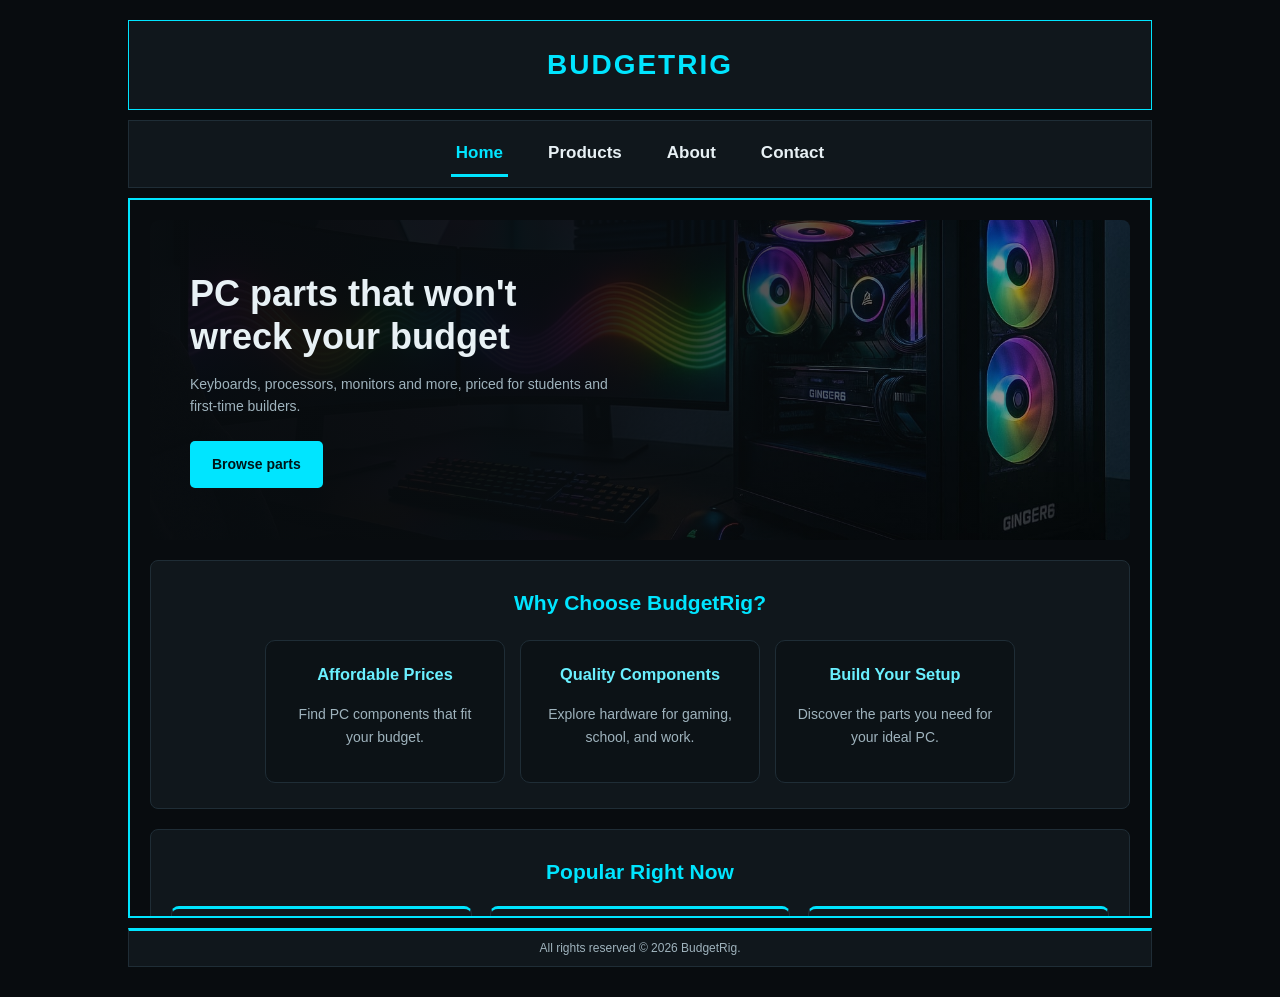
<file: index.html>
<!DOCTYPE html>
<html lang="en">
<head>
    <meta charset="UTF-8">
    <meta name="viewport" content="width=device-width, initial-scale=1.0">
    <title>BudgetRig</title>
    <link rel="stylesheet" href="styles.css">
</head>
<body class="site">

    <header class="header">
        <p>BUDGETRIG</p>
    </header>

    <nav id="nav">
        <a href="budgiitrig/home.html" target="main" class="active">Home</a>
        <a href="budgiitrig/products.html" target="main">Products</a>
        <a href="budgiitrig/about.html" target="main">About</a>
        <a href="budgiitrig/contact.html" target="main">Contact</a>
    </nav>

    <main class="main">
        <iframe src="budgiitrig/home.html" name="main" title="BudgetRig content"></iframe>
    </main>

    <footer class="footer">
        <p>All rights reserved &copy; 2026 BudgetRig.</p>
    </footer>

    <script>
        const frame = document.querySelector("iframe");
        const links = document.querySelectorAll("#nav a");
    
        frame.addEventListener("load", () => {
            const page = frame.contentWindow.location.pathname.split("/").pop();

            links.forEach(link => {
                link.classList.toggle("active", link.getAttribute("href").endsWith(page));
            });
        });
    </script>

</body>
</html>
</file>
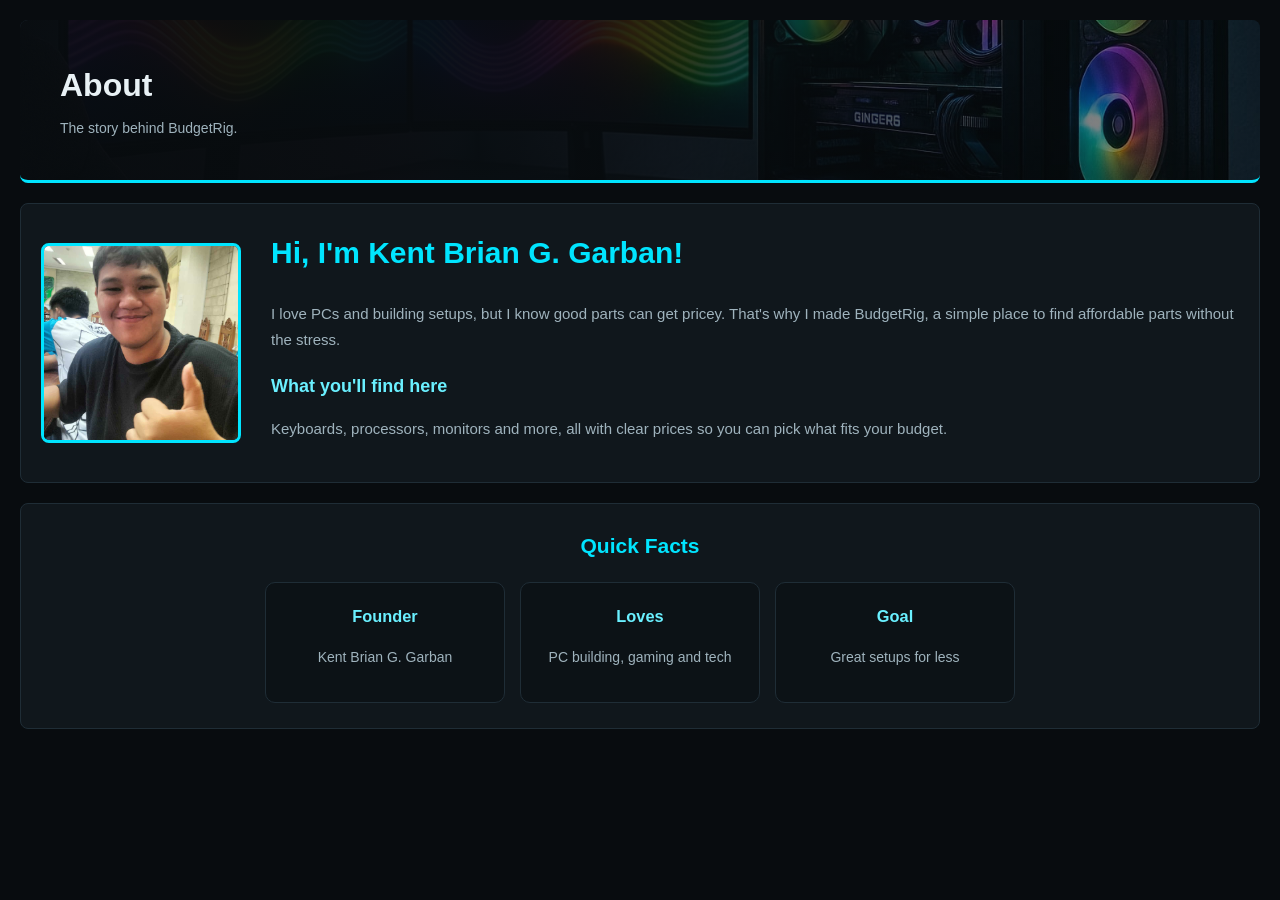
<file: budgiitrig/about.html>
<!DOCTYPE html>
<html lang="en">
<head>
    <meta charset="UTF-8">
    <meta name="viewport" content="width=device-width, initial-scale=1.0">
    <title>BudgetRig | About</title>
    <link rel="stylesheet" href="../styles.css">
</head>
<body class="page">

    <header class="banner">
        <h1>About</h1>
        <p>The story behind BudgetRig.</p>
    </header>

    <section class="box about">
        <img src="images/kent.jpg" alt="Kent Brian G. Garban" class="profile-picture">

        <div>
            <h2>Hi, I'm Kent Brian G. Garban!</h2>
            <p>
                I love PCs and building setups, but I know good parts can get
                pricey. That's why I made BudgetRig, a simple place to find
                affordable parts without the stress.
            </p>

            <h2>What you'll find here</h2>
            <p>
                Keyboards, processors, monitors and more, all with clear
                prices so you can pick what fits your budget.
            </p>
        </div>
    </section>

    <section class="box">
        <h2>Quick Facts</h2>
        <div class="info-container">
            <div class="info-box">
                <h3>Founder</h3>
                <p>Kent Brian G. Garban</p>
            </div>
            <div class="info-box">
                <h3>Loves</h3>
                <p>PC building, gaming and tech</p>
            </div>
            <div class="info-box">
                <h3>Goal</h3>
                <p>Great setups for less</p>
            </div>
        </div>
    </section>

</body>
</html>
</file>
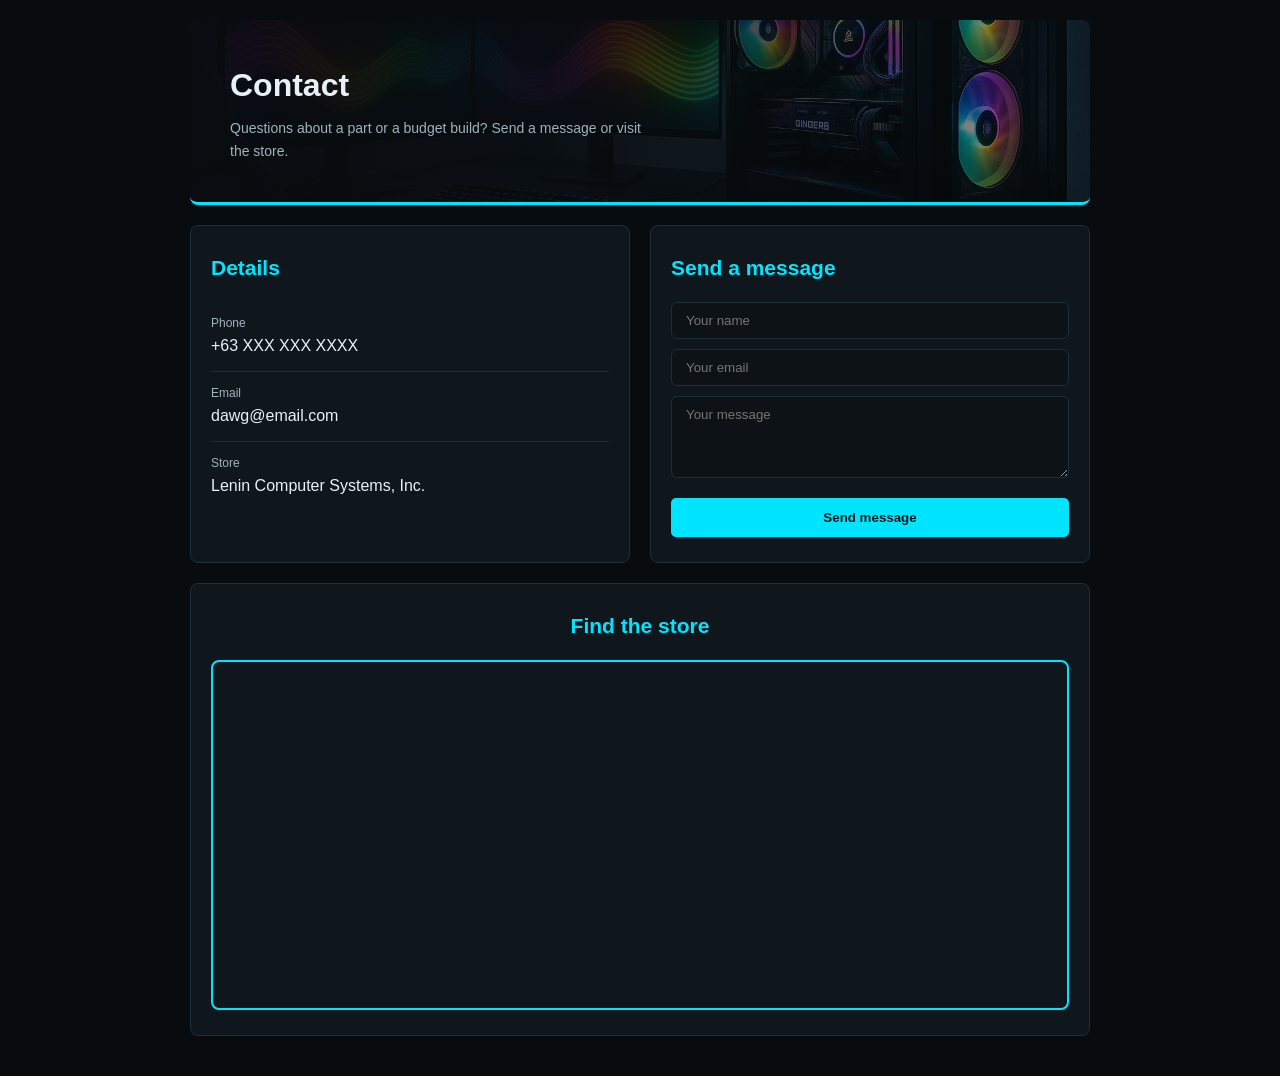
<file: budgiitrig/contact.html>
<!DOCTYPE html>
<html lang="en">
<head>
    <meta charset="UTF-8">
    <meta name="viewport" content="width=device-width, initial-scale=1.0">
    <title>BudgetRig | Contact</title>
    <link rel="stylesheet" href="../styles.css">
</head>
<body class="page">

    <div class="contact-page">

        <header class="banner">
            <h1>Contact</h1>
            <p>Questions about a part or a budget build? Send a message or visit the store.</p>
        </header>

        <div class="contact-grid">

            <section class="box">
                <h2>Details</h2>
                <ul class="contact-list">
                    <li><span>Phone</span>+63 XXX XXX XXXX</li>
                    <li><span>Email</span>dawg@email.com</li>
                    <li><span>Store</span>Lenin Computer Systems, Inc.</li>
                </ul>
            </section>

            <section class="box">
                <h2>Send a message</h2>
                <form class="contact-form" id="contact-form">
                    <input type="text" placeholder="Your name" required>
                    <input type="email" placeholder="Your email" required>
                    <textarea rows="4" placeholder="Your message" required></textarea>
                    <button class="btn" type="submit">Send message</button>
                </form>
            </section>

        </div>

        <section class="box">
            <h2>Find the store</h2>
            <div class="map-container">
                <iframe
                    src="https://maps.google.com/maps?q=Lenin%20Computer%20Systems%20Inc%20Zamboanga%20City&z=15&output=embed"
                    title="Computer store location"
                    loading="lazy"
                    allowfullscreen></iframe>
            </div>
        </section>

    </div>

    <script>
        document.getElementById("contact-form").addEventListener("submit", e => {
            e.preventDefault();
            e.target.innerHTML = "<p>Thanks! Your message was sent.</p>";
        });
    </script>

</body>
</html>
</file>
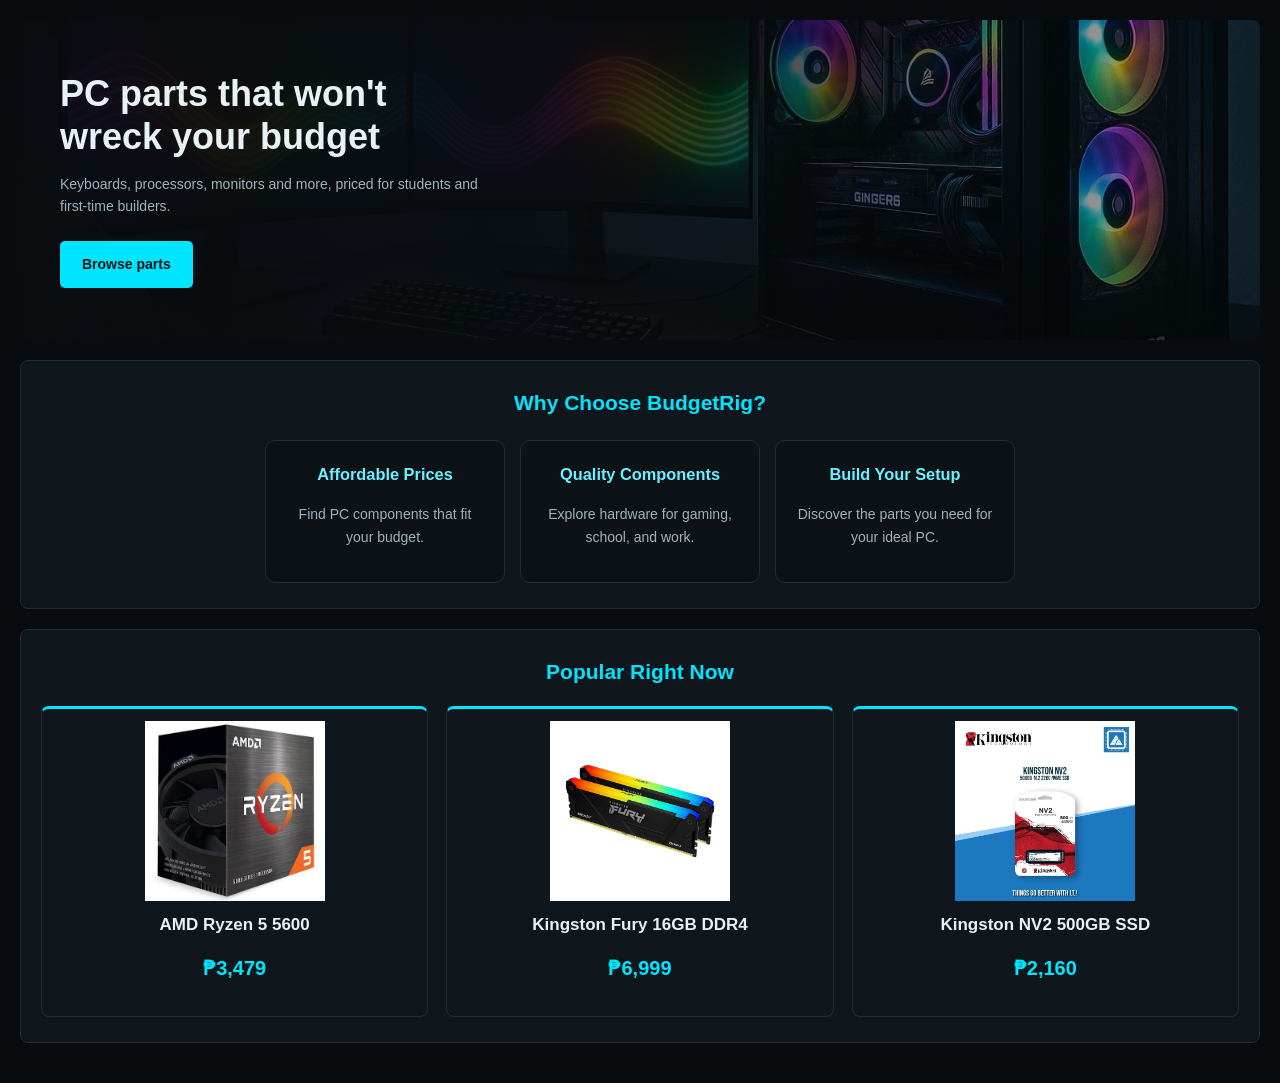
<file: budgiitrig/home.html>
<!DOCTYPE html>
<html lang="en">
<head>
    <meta charset="UTF-8">
    <meta name="viewport" content="width=device-width, initial-scale=1.0">
    <title>BudgetRig | Home</title>
    <link rel="stylesheet" href="../styles.css">
</head>
<body class="page">

    <section class="hero">
        <div>
            <h1>PC parts that won't wreck your budget</h1>
            <p>Keyboards, processors, monitors and more, priced for students and first-time builders.</p>
            <a href="products.html" class="btn">Browse parts</a>
        </div>
    </section>

    <section class="box">
        <h2>Why Choose BudgetRig?</h2>
        <div class="info-container">
            <div class="info-box">
                <h3>Affordable Prices</h3>
                <p>Find PC components that fit your budget.</p>
            </div>
            <div class="info-box">
                <h3>Quality Components</h3>
                <p>Explore hardware for gaming, school, and work.</p>
            </div>
            <div class="info-box">
                <h3>Build Your Setup</h3>
                <p>Discover the parts you need for your ideal PC.</p>
            </div>
        </div>
    </section>

    <section class="box">
        <h2>Popular Right Now</h2>
        <div class="product-container">
            <div class="product-card">
                <img src="images/ryzen5.jpg" alt="AMD Ryzen 5 5600">
                <h2>AMD Ryzen 5 5600</h2>
                <h3>₱3,479</h3>
            </div>
            <div class="product-card">
                <img src="images/ram.jpg" alt="Kingston Fury 16GB DDR4 RAM">
                <h2>Kingston Fury 16GB DDR4</h2>
                <h3>₱6,999</h3>
            </div>
            <div class="product-card">
                <img src="images/ssd.jpg" alt="Kingston NV2 500GB SSD">
                <h2>Kingston NV2 500GB SSD</h2>
                <h3>₱2,160</h3>
            </div>
        </div>
    </section>

</body>
</html>
</file>
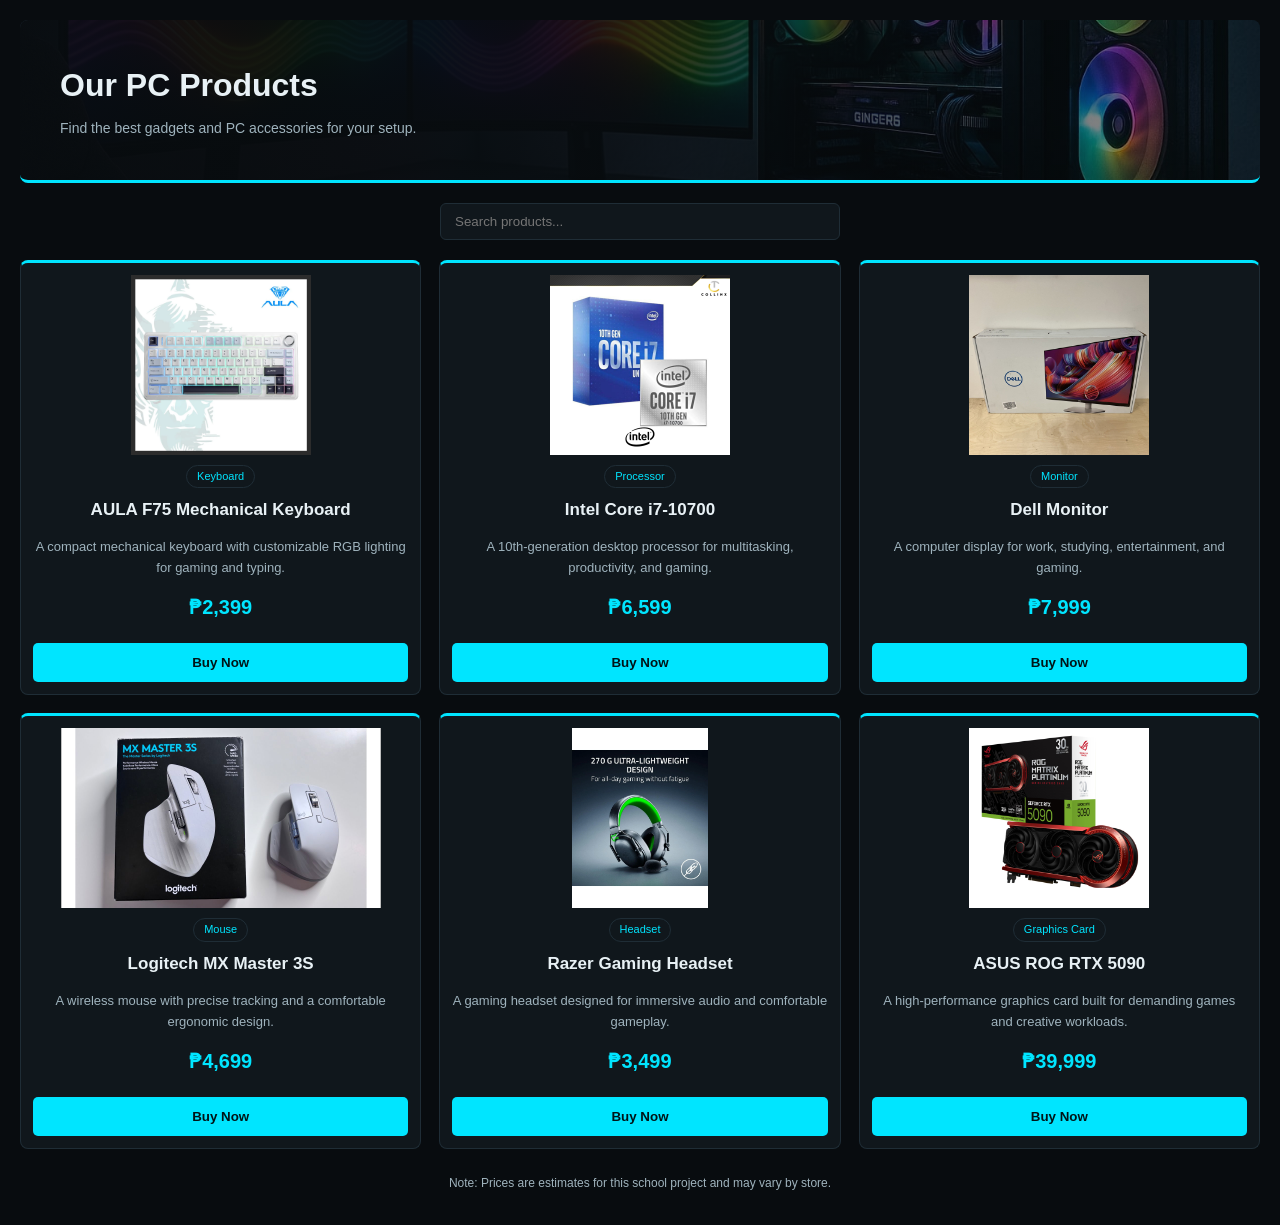
<file: budgiitrig/products.html>
<!DOCTYPE html>
<html lang="en">
<head>
    <meta charset="UTF-8">
    <meta name="viewport" content="width=device-width, initial-scale=1.0">
    <title>BudgetRig | Products</title>
    <link rel="stylesheet" href="../styles.css">
</head>
<body class="page">

    <header class="banner">
        <h1>Our PC Products</h1>
        <p>Find the best gadgets and PC accessories for your setup.</p>
    </header>

    <input type="text" id="search" placeholder="Search products...">

    <div class="product-container">

        <div class="product-card">
            <img src="images/aulaf75.png" alt="AULA F75 Keyboard">
            <span class="tag">Keyboard</span>
            <h2>AULA F75 Mechanical Keyboard</h2>
            <p>A compact mechanical keyboard with customizable RGB lighting for gaming and typing.</p>
            <h3>₱2,399</h3>
            <button class="btn">Buy Now</button>
        </div>

        <div class="product-card">
            <img src="images/corei7.png" alt="Intel Core i7 Processor">
            <span class="tag">Processor</span>
            <h2>Intel Core i7-10700</h2>
            <p>A 10th-generation desktop processor for multitasking, productivity, and gaming.</p>
            <h3>₱6,599</h3>
            <button class="btn">Buy Now</button>
        </div>

        <div class="product-card">
            <img src="images/dell.png" alt="Dell Monitor">
            <span class="tag">Monitor</span>
            <h2>Dell Monitor</h2>
            <p>A computer display for work, studying, entertainment, and gaming.</p>
            <h3>₱7,999</h3>
            <button class="btn">Buy Now</button>
        </div>

        <div class="product-card">
            <img src="images/logitech-mx-master.png" alt="Logitech MX Master Mouse">
            <span class="tag">Mouse</span>
            <h2>Logitech MX Master 3S</h2>
            <p>A wireless mouse with precise tracking and a comfortable ergonomic design.</p>
            <h3>₱4,699</h3>
            <button class="btn">Buy Now</button>
        </div>

        <div class="product-card">
            <img src="images/razer.png" alt="Razer Gaming Headset">
            <span class="tag">Headset</span>
            <h2>Razer Gaming Headset</h2>
            <p>A gaming headset designed for immersive audio and comfortable gameplay.</p>
            <h3>₱3,499</h3>
            <button class="btn">Buy Now</button>
        </div>

        <div class="product-card">
            <img src="images/rtx.png" alt="RTX Graphics Card">
            <span class="tag">Graphics Card</span>
            <h2>ASUS ROG RTX 5090</h2>
            <p>A high-performance graphics card built for demanding games and creative workloads.</p>
            <h3>₱39,999</h3>
            <button class="btn">Buy Now</button>
        </div>

    </div>

    <p class="product-note">Note: Prices are estimates for this school project and may vary by store.</p>

     <script>
        document.getElementById("search").addEventListener("input", e => {
            const text = e.target.value.toLowerCase();
            document.querySelectorAll(".product-card").forEach(card => {
                const name = card.querySelector("h2").textContent.toLowerCase();
                card.style.display = name.includes(text) ? "" : "none";
            });
        });
    </script>

</body>
</html>
</file>
<file: styles.css>
/* THEME */
:root {
    --bg: #080c0f;
    --panel: #10171c;
    --panel-2: #0c1216;
    --line: #1f2d36;
    --cyan: #00e5ff;
    --cyan-soft: #6af0ff;
    --text: #e8f1f5;
    --muted: #9fb3bd;
}

* { box-sizing: border-box; }

body {
    margin: 0;
    background: var(--bg);
    color: var(--text);
    font-family: Arial, Helvetica, sans-serif;
    font-size: 14px;
    line-height: 1.6;
}

h1, h2, h3 { color: var(--cyan); margin-top: 0; }
p { color: var(--muted); }

/* SITE FRAME (index.html) */
body.site { padding: 20px 0; }

.header,
#nav,
.main,
.footer {
    width: 80%;
    margin: 0 auto 10px;
}
/*logo bar*/
.header {
    height: 90px;
    display: flex;
    justify-content: center;
    align-items: center;
    background: var(--panel);
    border: 1px solid var(--cyan);
}
/*padako sa header*/
.header p {
    margin: 0;
    font-size: 28px;
    font-weight: bold;
    letter-spacing: 2px;
    color: var(--cyan);
}
/*changes is box of the home to contact*/
#nav {
    display: flex;
    justify-content: center;
    flex-wrap: wrap;
    gap: 35px;
    padding: 10px 15px;
    background: var(--panel);
    border: 1px solid var(--line);
}
/*ang ma change mostly is the text*/
#nav a {
    padding: 8px 5px;
    color: var(--text);
    font-size: 17px;
    font-weight: bold;
    text-decoration: none;
    border-bottom: 3px solid transparent;
    transition: color 0.4s;
}

#nav a:hover,
#nav a:focus-visible { color: var(--cyan); }

#nav a.active {
    color: var(--cyan);
    border-bottom-color: var(--cyan);
}
/*ma change ang size sa home border*/
.main {
    height: 720px;
    overflow: hidden;
    border: 2px solid var(--cyan);
}
/*ma change ang inner size sa home border*/
.main iframe {
    display: block;
    width: 100%;
    height: 100%;
    border: none;
    color-scheme: dark;
}
/*the all right size low  bottom*/
.footer {
    padding: 8px;
    text-align: center;
    background: var(--panel);
    border: 1px solid var(--line);
    border-top: 3px solid var(--cyan);
}

.footer p { margin: 0; font-size: 12px; }

/* INNER PAGES (inside the iframe) */
body.page { padding: 20px; }

.box {
    margin-bottom: 20px;
    padding: 25px 20px;
    text-align: center;
    background: var(--panel);
    border: 1px solid var(--line);
    border-radius: 8px;
}

.box.accent { border-top: 4px solid var(--cyan); }

.banner {
    padding: 40px;
    margin-bottom: 20px;
    background:
        linear-gradient(90deg, rgba(8, 12, 15, 0.95) 40%, rgba(8, 12, 15, 0.4)),
        url("budgiitrig/images/hero.jpg") center / cover;
    border-bottom: 3px solid var(--cyan);
    border-radius: 8px;
}

.banner h1 { margin-bottom: 6px; font-size: 32px; color: var(--text); }
.banner p  { max-width: 420px; margin: 0; }

.btn {
    display: inline-block;
    padding: 12px 22px;
    margin-top: 10px;
    background: var(--cyan);
    color: #001417;
    font-weight: bold;
    text-decoration: none;
    border: none;
    border-radius: 5px;
    cursor: pointer;
    transition: background 0.2s, transform 0.2s;
}

.btn:hover,
.btn:focus-visible {
    background: var(--cyan-soft);
    transform: scale(1.20);
}
.product-card .btn:hover { transform: scale(1.05); }

/* HOME */
.hero {
    display: flex;
    align-items: center;
    min-height: 320px;
    padding: 40px;
    margin-bottom: 20px;
    background:
        linear-gradient(90deg, rgba(8, 12, 15, 0.95) 40%, rgba(8, 12, 15, 0.3)),
        url("budgiitrig/images/hero.jpg") center / cover;
    border-radius: 8px;
}

.hero h1 {
    max-width: 420px;
    margin-bottom: 12px;
    font-size: 36px;
    line-height: 1.2;
    color: var(--text);
}

.hero p { max-width: 420px; }

.info-container {
    display: flex;
    justify-content: center;
    flex-wrap: wrap;
    gap: 15px;
    margin-top: 20px;
}

.info-box {
    flex: 1 1 160px;
    max-width: 240px;
    padding: 20px;
    background: var(--panel-2);
    border: 1px solid var(--line);
    border-radius: 10px;
}

.info-box h3 { color: var(--cyan-soft); }

/* PRODUCTS */
#search {
    display: block;
    width: 100%;
    max-width: 400px;
    margin: 0 auto 20px;
    padding: 10px 14px;
    color: var(--text);
    background: var(--panel);
    border: 1px solid var(--line);
    border-radius: 6px;
}

#search:focus,
.contact-form input:focus,
.contact-form textarea:focus {
    outline: none;
    border-color: var(--cyan);
}

.product-container {
    display: grid;
    grid-template-columns: repeat(3, 1fr);
    gap: 18px;
}

.product-card {
    display: flex;
    flex-direction: column;
    padding: 12px;
    text-align: center;
    background: var(--panel);
    border: 1px solid var(--line);
    border-top: 3px solid var(--cyan);
    border-radius: 8px;
    transition: transform 0.3s, box-shadow 0.3s;
}

.product-card:hover {
    transform: translateY(-8px);
    box-shadow: 0 8px 20px rgba(0, 229, 255, 0.3);
}

.product-card img {
    display: block;
    width: 100%;
    height: 180px;
    margin-bottom: 10px;
    object-fit: contain;
}

.product-card h2 { color: var(--text); font-size: 17px; }
.product-card p  { margin: 0 0 12px; font-size: 13px; }
.product-card h3 { font-size: 20px; }
.product-card .btn { margin-top: auto; }

.tag {
    align-self: center;
    margin-bottom: 8px;
    padding: 2px 10px;
    font-size: 11px;
    color: var(--cyan);
    border: 1px solid var(--line);
    border-radius: 20px;
}

.product-note {
    margin-top: 25px;
    text-align: center;
    font-size: 12px;
}

/* ABOUT */
.about {
    display: flex;
    align-items: center;
    gap: 30px;
    text-align: left;
}

.about h2 { margin-top: 20px; font-size: 18px; color: var(--cyan-soft); }
.about div > h2:first-child { margin-top: 0; font-size: 30px; color: var(--cyan); }
.about p  { font-size: 15px; line-height: 1.7; }

.profile-picture {
    flex-shrink: 0;
    width: 200px;
    height: 200px;
    object-fit: cover;
    border: 3px solid var(--cyan);
    border-radius: 8px;
}

.story { text-align: left; }
.story p { font-size: 15px; line-height: 1.7; }

/* CONTACT */
.contact-page {
    max-width: 900px;
    margin: 0 auto;
}

.contact-grid {
    display: grid;
    grid-template-columns: 1fr 1fr;
    gap: 20px;
    margin-bottom: 20px;
}

.contact-grid .box { margin-bottom: 0; text-align: left; }

.contact-list { margin: 0; padding: 0; list-style: none; }

.contact-list li {
    padding: 12px 0;
    color: var(--text);
    font-size: 16px;
    border-bottom: 1px solid var(--line);
}

.contact-list li:last-child { border-bottom: none; }

.contact-list span {
    display: block;
    color: var(--muted);
    font-size: 12px;
}

.contact-form { display: grid; gap: 10px; }

.contact-form input,
.contact-form textarea {
    padding: 10px 14px;
    color: var(--text);
    font-family: inherit;
    background: var(--panel-2);
    border: 1px solid var(--line);
    border-radius: 6px;
}

.map-container {
    height: 350px;
    margin-top: 15px;
    overflow: hidden;
    border: 2px solid var(--cyan);
    border-radius: 8px;
}

.map-container iframe {
    display: block;
    width: 100%;
    height: 100%;
    border: 0;
}

/* SMALL SCREENS */
@media (max-width: 700px) {
    .header, #nav, .main, .footer { width: 95%; }
    #nav { gap: 18px; }
    #nav a { font-size: 15px; }
    .main { height: 600px; }
    body.page { padding: 12px; }
    .banner { padding: 25px 20px; }
    .product-container { grid-template-columns: 1fr; }
    .about { flex-direction: column; text-align: center; }
    .contact-grid { grid-template-columns: 1fr; }
    .map-container { height: 280px; }
}
</file>
